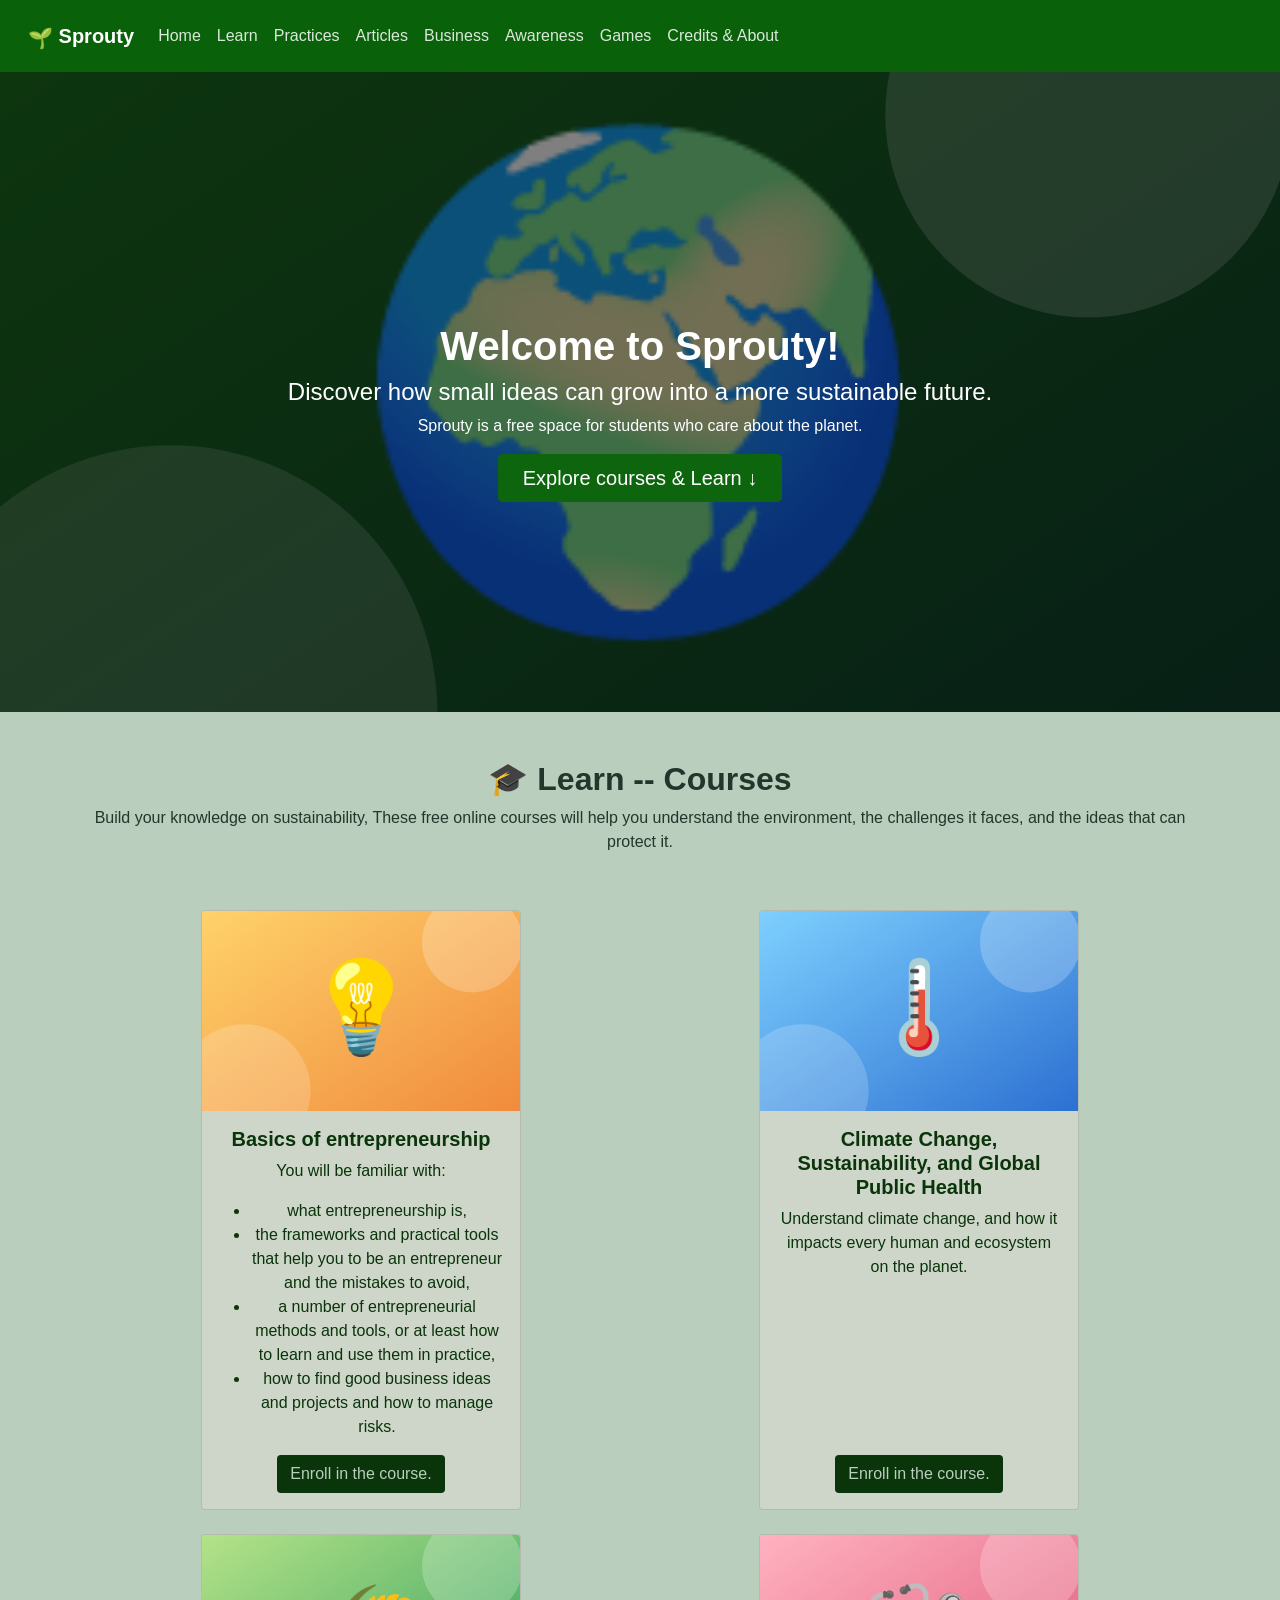
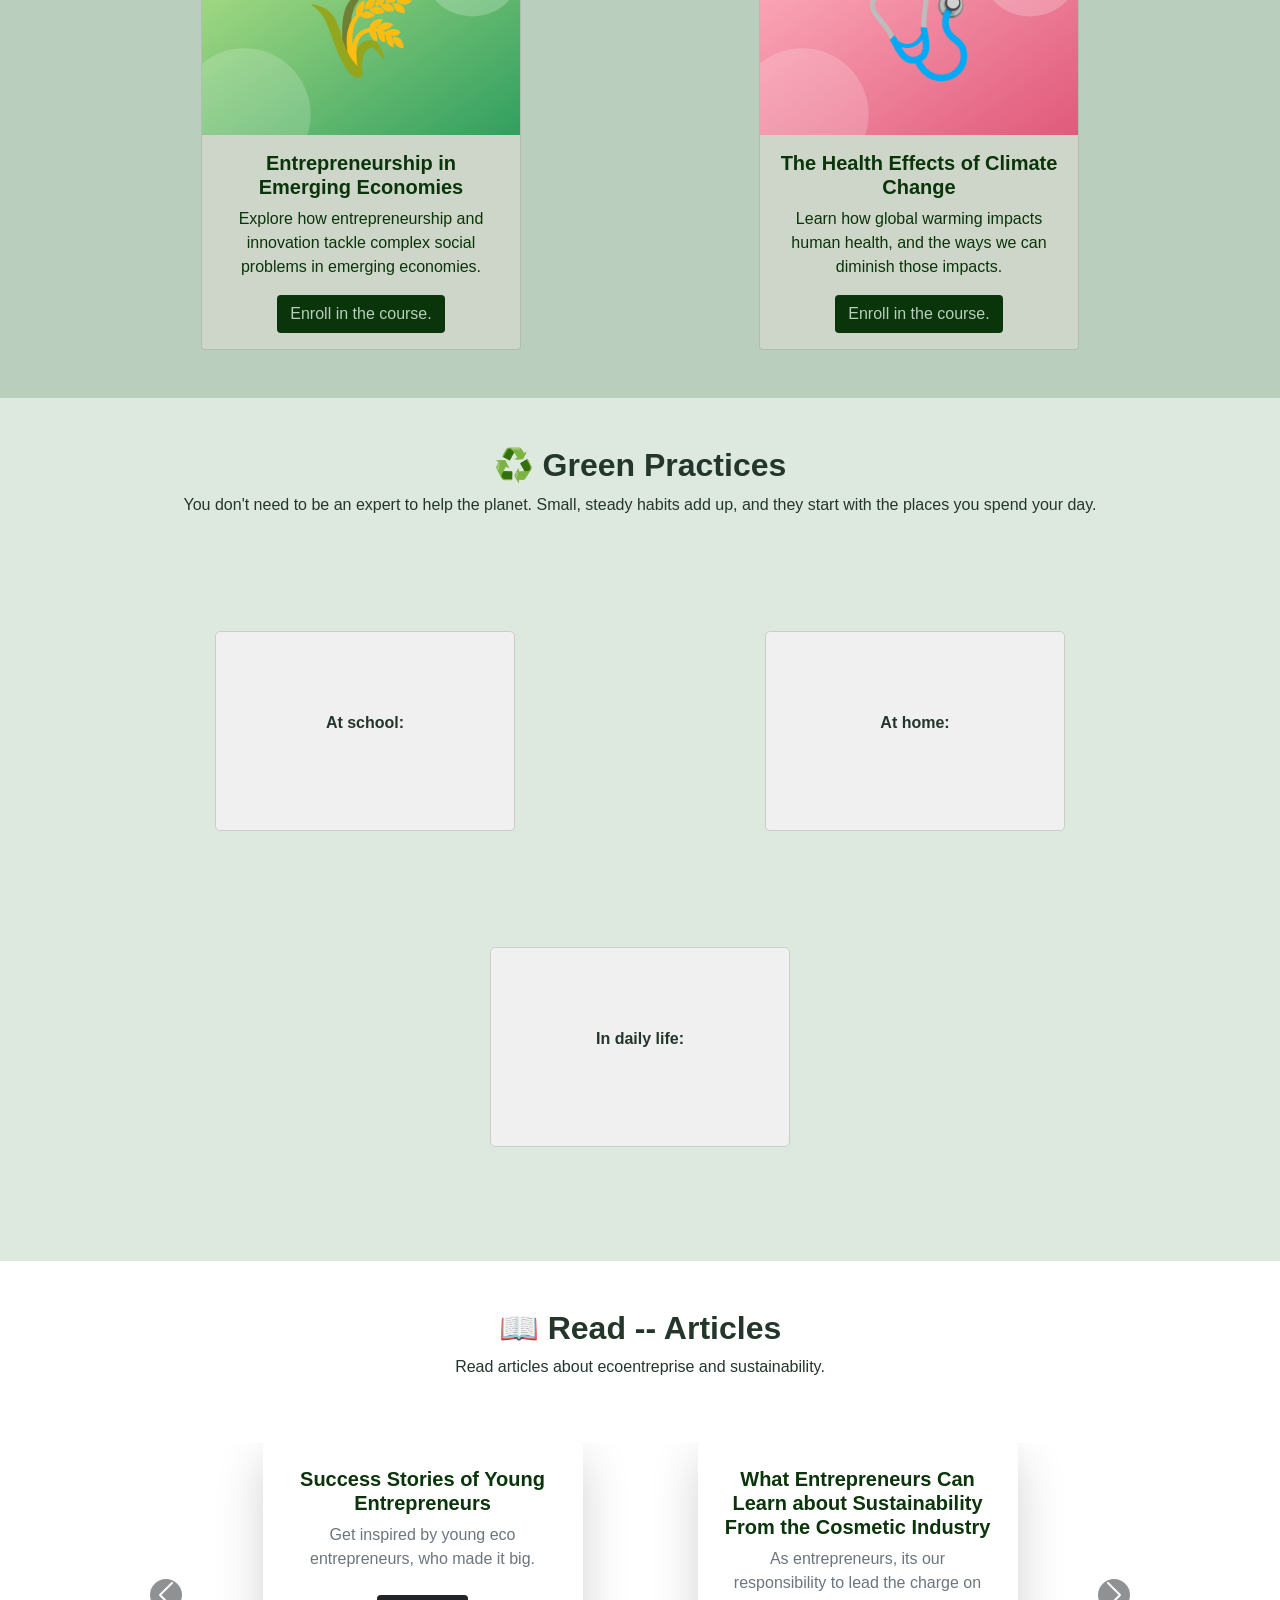
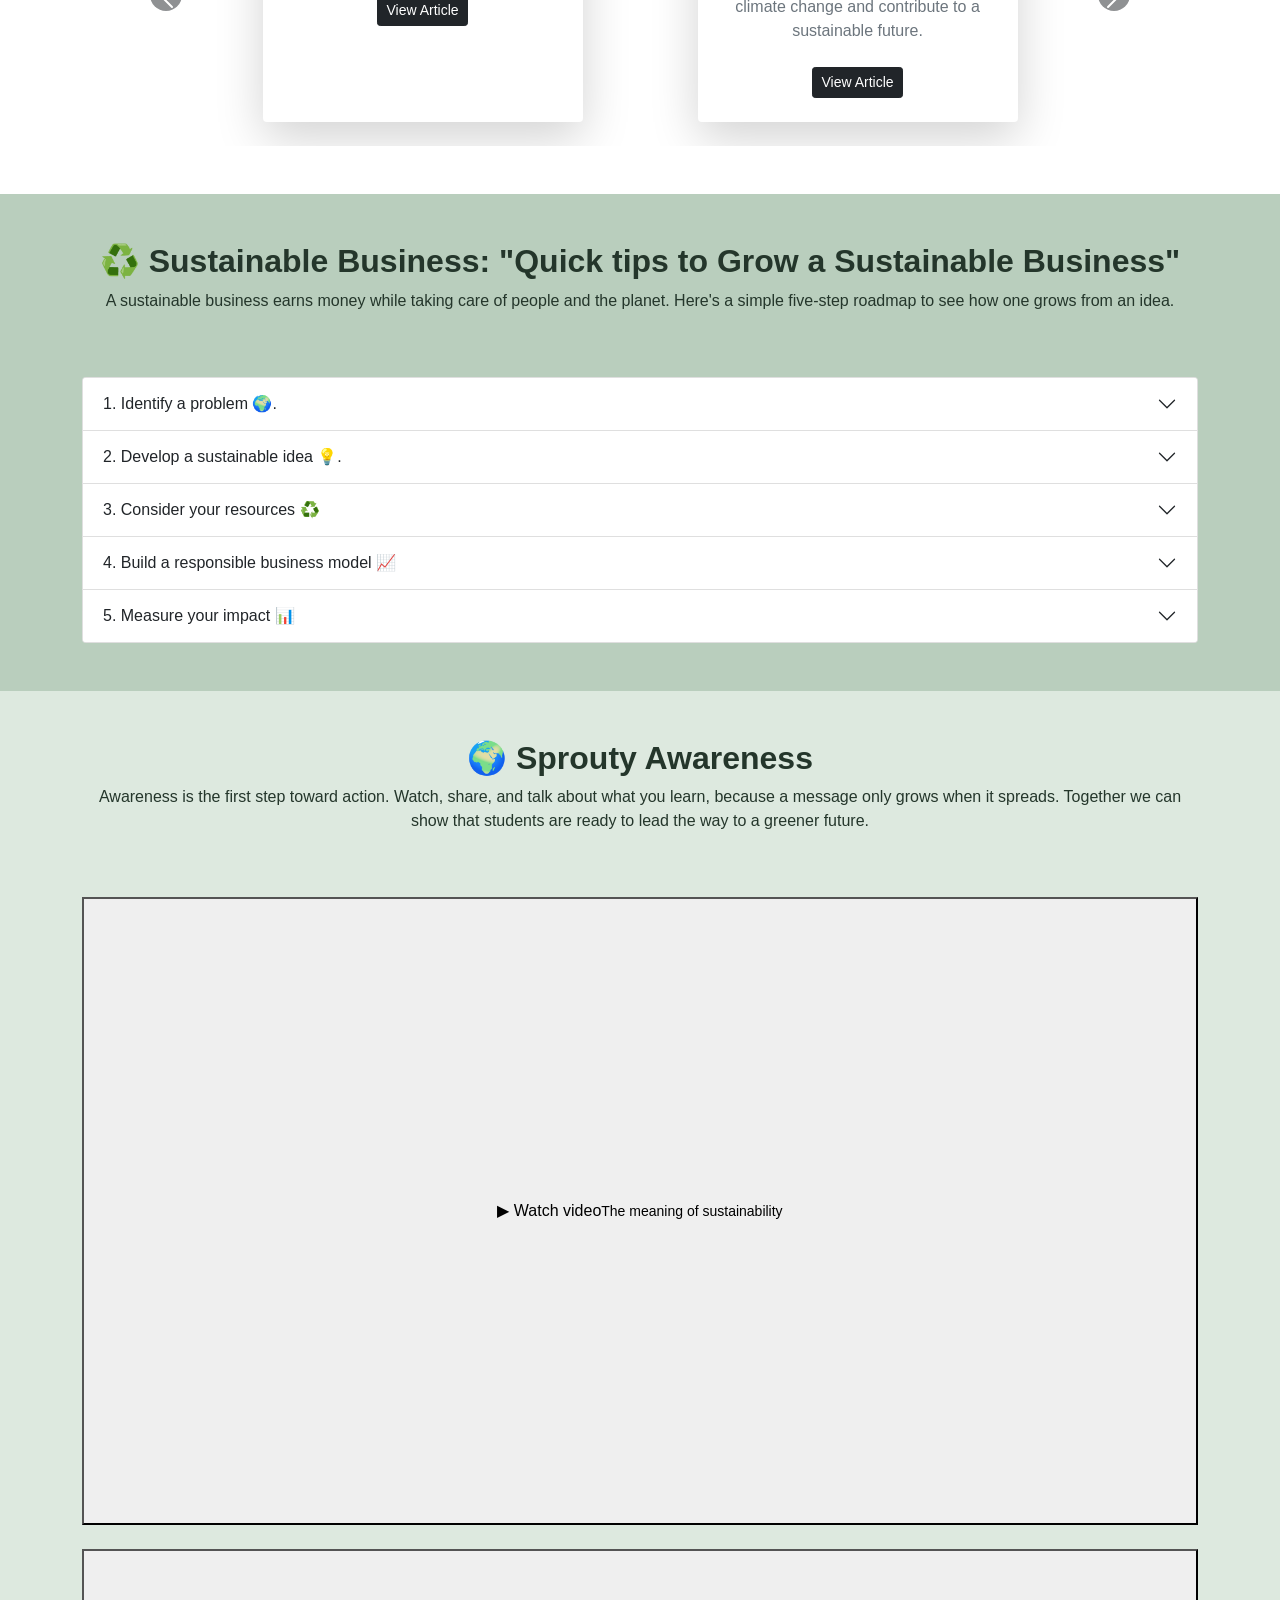
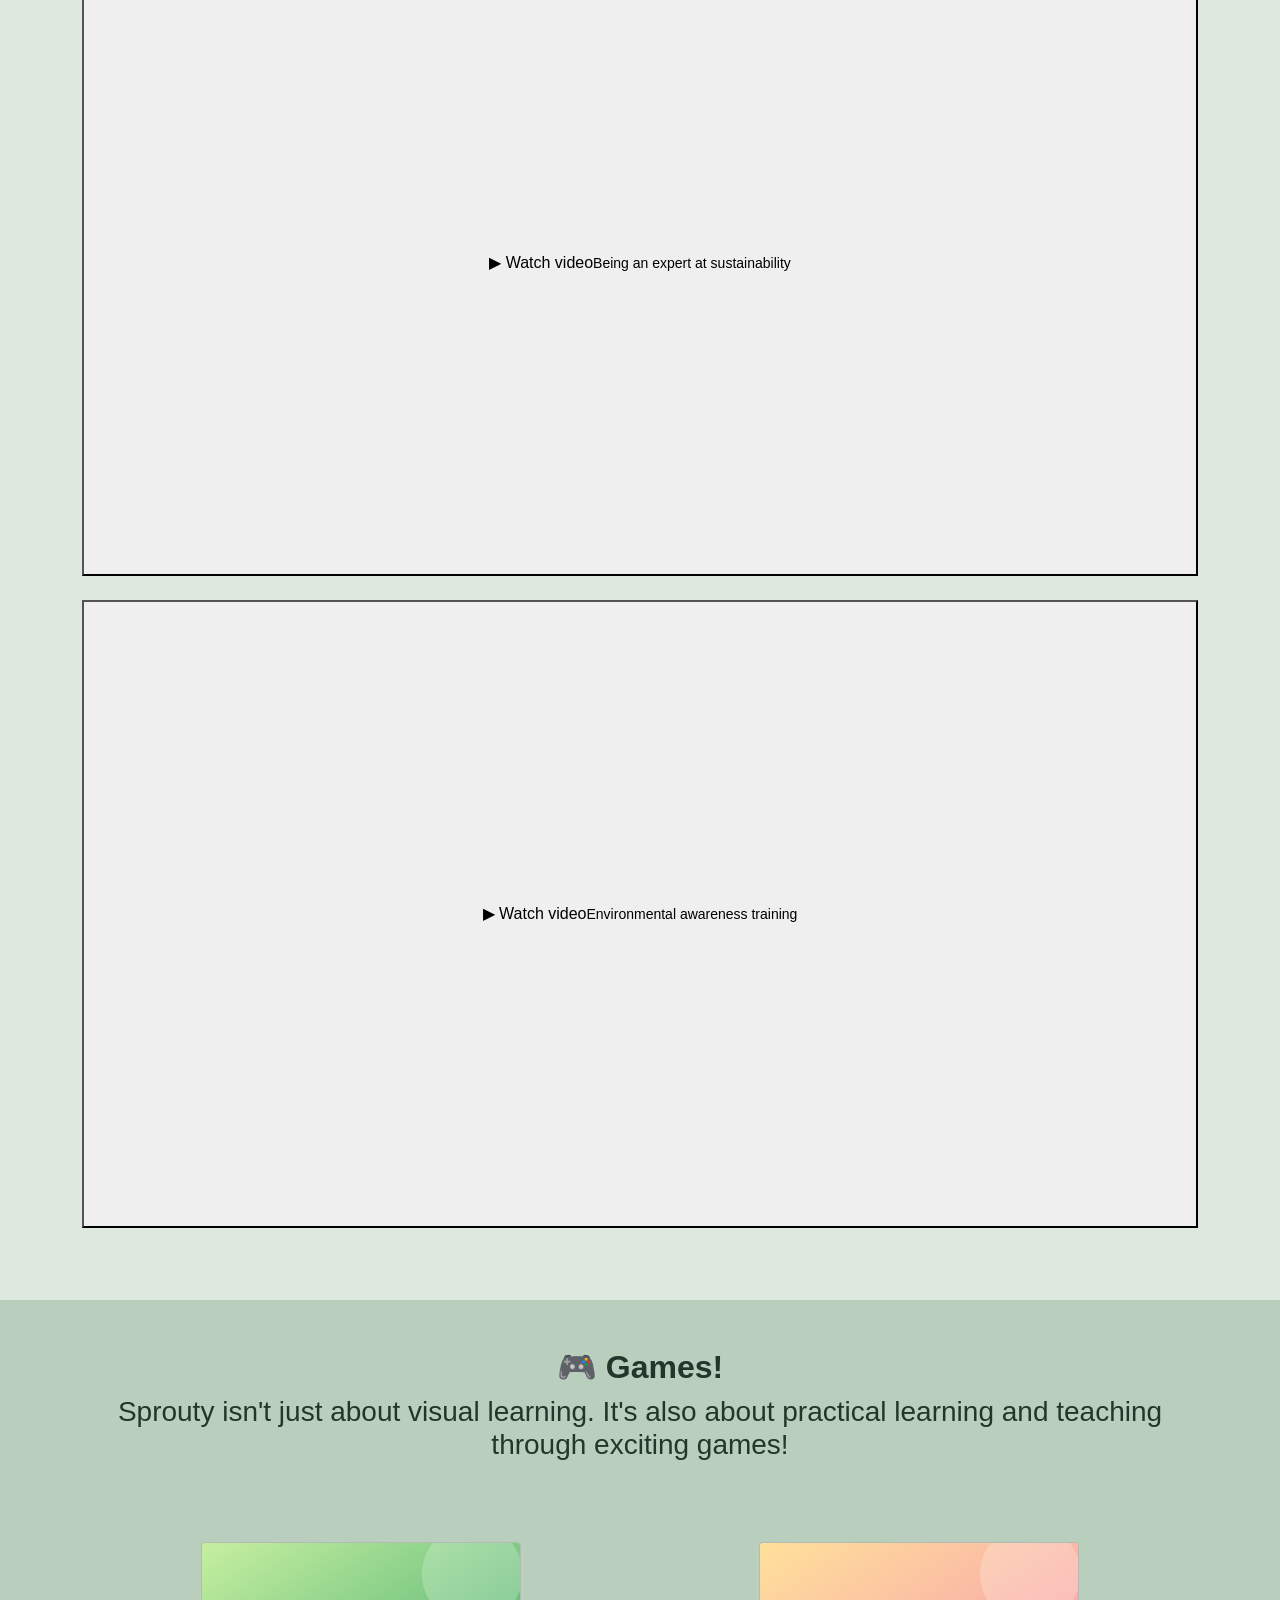
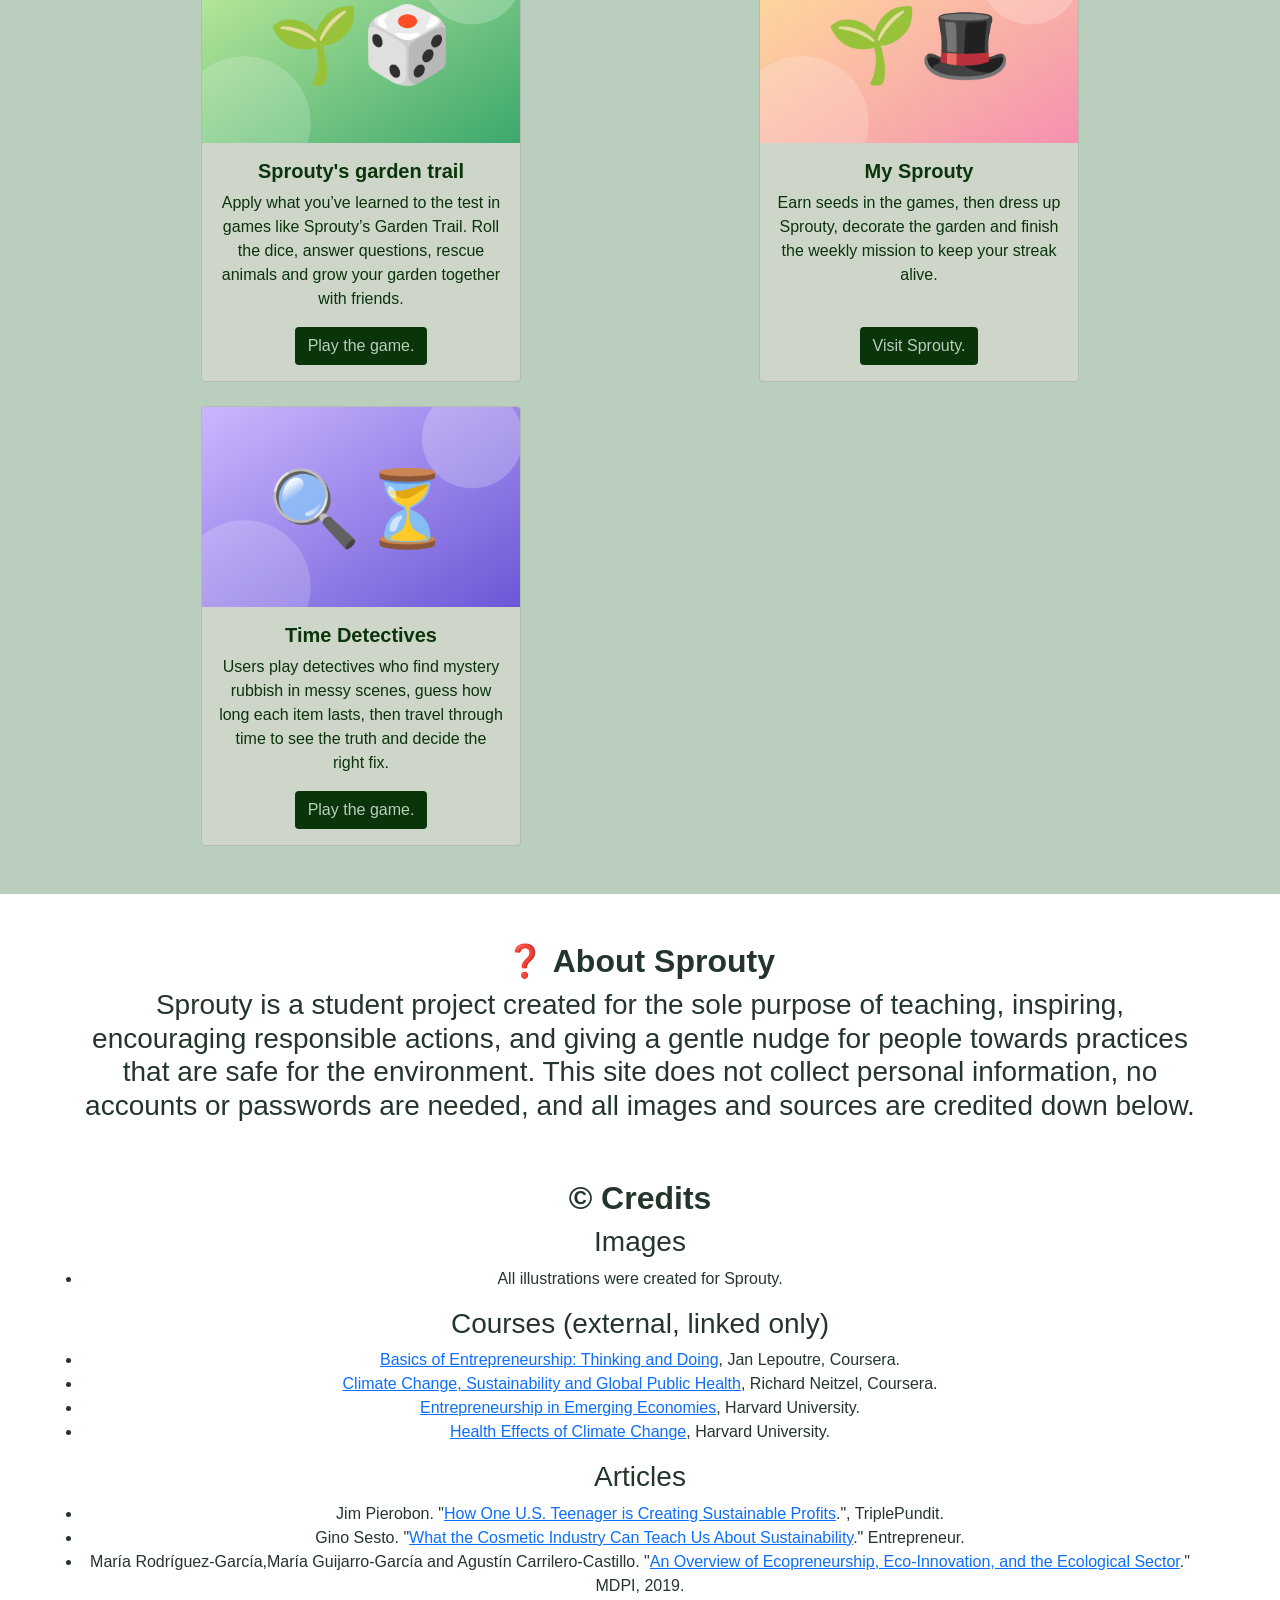
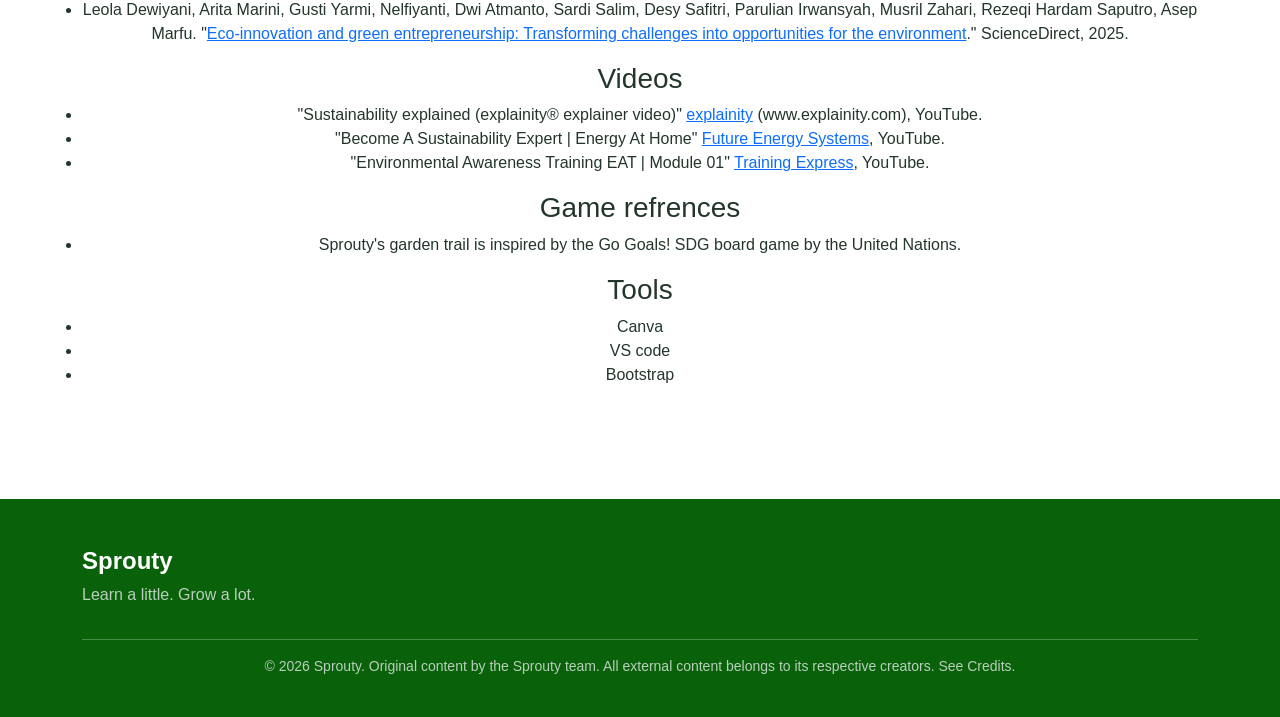
<file: index.html>
<!DOCTYPE html>
<html lang="en">
<head>
    <meta charset="UTF-8">
    <meta name="viewport" content="width=device-width, initial-scale=1.0">
    <title>Sprouty</title>
    <link rel="stylesheet" href="libs/bootstrap/css/bootstrap.min.css">
    <link rel="Stylesheet" href="styles.css">
    <link rel="manifest" href="manifest.json">
    <meta name="description" content="Sprouty is a free student space to learn about sustainability, green habits, and sustainable business.">
    <meta name="theme-color" content="#1b6e1b">
    <link rel="apple-touch-icon" href="./icons/icon-192.png">
</head>
<body>
<nav class="navbar navbar-expand-lg navbar-dark p-3" id="navbar">
    <div class="container-fluid">
        <a class="navbar-brand fw-bold" href="index.html"><img class="img-responsive2" src="images/logo.svg" width="25px" alt="Sprouty logo"> Sprouty</a>
        <button class="navbar-toggler" type="button" data-bs-toggle="collapse" data-bs-target="#navbarNav" aria-controls="navbarNav" aria-expanded="false" aria-label="Toggle navigation">
        <span class="navbar-toggler-icon"></span>
        </button>
        <div class="collapse navbar-collapse" id="navbarNav">
        <ul class="navbar-nav">
            <li class="nav-item">
            <a class="nav-link" href="#hero">Home</a>
            </li>
            <li class="nav-item">
                <a class="nav-link" href="#learn">Learn</a>
            </li>
            <li class="nav-item">
                <a class="nav-link" href="#practices">Practices</a>
            </li>
            <li class="nav-item">
            <a class="nav-link" href="#articles">Articles</a>
            </li>
            <li class="nav-item">
            <a class="nav-link" href="#business">Business</a>
            </li>
            <li class="nav-item">
                <a class="nav-link" href="#awareness">Awareness</a>
            </li>
            <li class="nav-item">
                <a class="nav-link" href="#games">Games</a>
            </li>
            <li class="nav-item">
                <a class="nav-link" href="#credits">Credits & About</a>
            </li>
        </ul>
        </div>
    </div>
    </nav>


    <header class="d-flex align-items-center" height="400px" id="hero">
        <div class="container text-center">
            <div class="row align-items-center">
                <div class="col-12 mt-5">
                    <h1 class="fw-bold" id="hehe">Welcome to Sprouty!</h1>
                    <h4>Discover how small ideas can grow into a more sustainable future.</h4>
                    <p>Sprouty is a free space for students who care about the planet.</p>
                    <a href="#learn" class="btn btn-lg px-4 mb-2" id="btn1">Explore courses & Learn ↓</a>
                </div>
            </div>
        </div>
    </header>

    <main>
        <section class="py-5" id="learn">
            <div class="container text-center">
                <div class="row align-items-center mb-3">
                    <h2 class="fw-bold">🎓 Learn -- Courses</h2>
                    <p>Build your knowledge on sustainability, These free online courses will help you understand the environment, the challenges it faces, and the ideas that can protect it.</p>
                </div>
                <div class="row row-cols-1 row-cols-md-2 g-4 m-0">

                    <div class="col">
                        <div class="card h-100">
                            <img src="images/course-business.svg" loading="lazy" class="card-img-top" alt="Entrepreneurship illustration">
                            <div class="card-body d-flex flex-column">
                                <h5 class="card-title fw-bold">Basics of entrepreneurship</h5>
                                <p class="card-text">You will be familiar with:</p>
                                <ul>
                                    <li>what entrepreneurship is,</li>
                                    <li>the frameworks and practical tools that help you to be an entrepreneur and the mistakes to avoid,</li>
                                    <li>a number of entrepreneurial methods and tools, or at least how to learn and use them in practice,</li>
                                    <li>how to find good business ideas and projects and how to manage risks.</li>
                                </ul>
                                <a href="https://www.coursera.org/learn/basics-of-entrepreneurship-thinking-and-doing" class="card-btn btn mt-auto align-self-center" target="_blank" rel="noopener">Enroll in the course.</a>
                            </div>
                        </div>
                    </div>
                
                    <div class="col">
                        <div class="card h-100">
                            <img src="images/course-climate.svg" loading="lazy" class="card-img-top" alt="Climate illustration">
                            <div class="card-body d-flex flex-column">
                                <h5 class="card-title fw-bold">Climate Change, Sustainability, and Global Public Health</h5>
                                <p class="card-text">Understand climate change, and how it impacts every human and ecosystem on the planet.</p>
                                <a href="https://www.coursera.org/learn/climate-change-sustainability-and-global-public-health" class="card-btn btn mt-auto align-self-center" target="_blank" rel="noopener">Enroll in the course.</a>
                            </div>
                        </div>
                    </div>
                
                    <div class="col">
                        <div class="card h-100">
                            <img src="images/course-emerging.svg" loading="lazy" class="card-img-top" alt="Emerging economies illustration">
                            <div class="card-body d-flex flex-column">
                                <h5 class="card-title fw-bold">Entrepreneurship in Emerging Economies</h5>
                                <p class="card-text">Explore how entrepreneurship and innovation tackle complex social problems in emerging economies.</p>
                                <a href="https://pll.harvard.edu/course/entrepreneurship-in-emerging-economies" class="card-btn btn mt-auto align-self-center" target="_blank" rel="noopener">Enroll in the course.</a>
                            </div>
                        </div>
                    </div>
                
                    <div class="col">
                        <div class="card h-100">
                            <img src="images/course-health.svg" loading="lazy" class="card-img-top" alt="Health and climate illustration">
                            <div class="card-body d-flex flex-column">
                                <h5 class="card-title fw-bold">The Health Effects of Climate Change</h5>
                                <p class="card-text">Learn how global warming impacts human health, and the ways we can diminish those impacts.</p>
                                <a href="https://pll.harvard.edu/course/health-effects-climate-change" class="card-btn btn mt-auto align-self-center" target="_blank" rel="noopener">Enroll in the course.</a>
                            </div>
                        </div>
                    </div>
                </div>
            </div>
        </section>
        <section class="py-5" id="practices">
            <div class="container text-center">
                <div class="row mb-5">
                    <h2 class="fw-bold">♻️ Green Practices</h2>
                    <p>You don't need to be an expert to help the planet. Small, steady habits add up, and they start with the places you spend your day.</p>
                </div>
                <div class="row m-2 d-flex justify-content-center">
                    <div class="col-12 col-md-6">
                        <div class="flashcard" role="button">
                            <div class="front fw-bold">
                                <p>At school:</p>
                            </div>
                            <div class="back pt-4 pb-4 ps-4 pe-4">
                                <p>Print only when you need to, switch off lights and fans when a room is empty, and reuse notebooks, folders, and paper.</p>
                            </div>
                        </div>
                    </div>
                    <div class="col-12 col-md-6">
                        <div class="flashcard" role="button">
                            <div class="front fw-bold">
                                <p>At home:</p>
                            </div>
                            <div class="back pt-4 pb-4 ps-4 pe-4">
                                <p>Buy only what you need, avoid wasting food, and use water and electricity wisely.</p>
                            </div>
                        </div>
                    </div>
                </div>
                <div class="row m-3 d-flex justify-content-center">
                    <div class="col-12 col-md-6">
                        <div class="flashcard" role="button">
                            <div class="front fw-bold">
                                <p>In daily life:</p>
                            </div>
                            <div class="back pt-4 pb-4 ps-4 pe-4">
                                <p>Choose reusable bottles and bags, think before you buy, and recycle where it's possible.</p>
                            </div>
                        </div>
                    </div>
                </div>
            </div>
        </section>
        <section class="py-5" id="articles">
            <div class="container text-center">
                <div class="row align-items-center mb-5">
                    <h2 class="fw-bold">📖 Read -- Articles</h2>
                    <p>Read articles about ecoentreprise and sustainability.</p>
                </div>
                <div id="courseCarousel" class="carousel slide" data-bs-ride="carousel">
                    <div class="carousel-inner">
                        <div class="carousel-item active">
                            <div class="row justify-content-center px-5">
                                <div class="col-12 col-md-6 col-lg-5 mb-4">
                                    <div class="card h-100 shadow-lg border-0 cards-holderr">
                                        <div class="card-body p-4">
                                            <h5 class="card-title fw-bold">Success Stories of Young Entrepreneurs</h5>
                                            <p class="card-text text-muted">Get inspired by young eco entrepreneurs, who made it big.</p>
                                            <a href="https://triplepundit.com/2015/how-one-us-teenager-creating-sustainable-profits/" class="btn btn-sm btn-dark mt-2" target="_blank" rel="noopener">View Article</a>
                                        </div>
                                    </div>
                                </div>
                                <div class="col-12 col-md-6 col-lg-5 mb-4">
                                    <div class="card h-100 shadow-lg border-0 cards-holderr">
                                        <div class="card-body p-4">
                                            <h5 class="card-title fw-bold">What Entrepreneurs Can Learn about Sustainability From the Cosmetic Industry</h5>
                                            <p class="card-text text-muted">As entrepreneurs, its our responsibility to lead the charge on climate change and contribute to a sustainable future.</p>
                                            <a href="https://www.entrepreneur.com/growing-a-business/what-the-cosmetic-industry-can-teach-us-about-sustainability/454053" class="btn btn-sm btn-dark mt-2" target="_blank" rel="noopener">View Article</a>
                                        </div>
                                    </div>
                                </div>
                            </div>
                        </div>
                        <div class="carousel-item">
                            <div class="row justify-content-center px-5">
                                <div class="col-12 col-md-6 col-lg-5 mb-4">
                                    <div class="card h-100 shadow-lg border-0 cards-holderr">
                                        <div class="card-body p-4">
                                            <h5 class="card-title fw-bold">An Overview of Ecopreneurship, Eco-Innovation, and the Ecological Sector</h5>
                                            <p class="card-text text-muted">An Overview of Ecopreneurship, Eco-Innovation, and the Ecological Sector.</p>
                                            <a href="https://www.mdpi.com/2071-1050/11/10/2909" class="btn btn-sm btn-dark mt-2" target="_blank" rel="noopener">View Article</a>
                                        </div>
                                    </div>
                                </div>
                                <div class="col-12 col-md-6 col-lg-5 mb-4">
                                    <div class="card h-100 shadow-lg border-0 cards-holderr">
                                        <div class="card-body p-4">
                                            <h5 class="card-title fw-bold">Eco-innovation and green entrepreneurship</h5>
                                            <p class="card-text text-muted">Transforming challenges into opportunities for the environment.</p>
                                            <a href="https://www.sciencedirect.com/science/article/pii/S2666789425000911" class="btn btn-sm btn-dark mt-2" target="_blank" rel="noopener">View Article</a>
                                        </div>
                                    </div>
                                </div>
                            </div>
                        </div>
                    </div>
                    <button class="carousel-control-prev" type="button" data-bs-target="#courseCarousel" data-bs-slide="prev">
                        <span class="carousel-control-prev-icon bg-dark rounded-circle p-3" aria-hidden="true"></span>
                        <span class="visually-hidden">Previous</span>
                      </button>
                      <button class="carousel-control-next" type="button" data-bs-target="#courseCarousel" data-bs-slide="next">
                        <span class="carousel-control-next-icon bg-dark rounded-circle p-3" aria-hidden="true"></span>
                        <span class="visually-hidden">Next</span>
                      </button>
                    </div>
                </div>
            </div>
        </section>
    </main>
    <section class="py-5" id="business">
        <div class="container text-center">
            <div class="row mb-5">
                <h2 class="fw-bold">♻️ Sustainable Business: "Quick tips to Grow a Sustainable Business"</h2>
                <p>A sustainable business earns money while taking care of people and the planet. Here's a simple five-step roadmap to see how one grows from an idea.</p>
            </div>
            <div class="accordion" id="accordionExample">
                <div class="accordion-item">
                  <h2 class="accordion-header" id="headingOne">
                    <button class="accordion-button collapsed" type="button" data-bs-toggle="collapse" data-bs-target="#collapseOne" aria-expanded="false" aria-controls="collapseOne">
                        1. Identify a problem 🌍.
                    </button>
                  </h2>
                  <div id="collapseOne" class="accordion-collapse collapse" aria-labelledby="headingOne" data-bs-parent="#accordionExample">
                    <div class="accordion-body">
                        <p>Every sustainable business starts with a problem worth solving. Look at your school, your home, and your neighborhood and notice what is being wasted, polluted, or used up too quickly. Common problems include plastic waste, food waste, wasted electricity and water, and unrecyclable packaging.</p>
                        <p><strong>Ask yourself:</strong> What bothers me about the way things are done around me, and who is affected by it?</p>
                        <p><strong>Example:</strong> A school throws away hundreds of half-used notebooks at the end of each year.</p>
                    </div>
                  </div>
                </div>
                <div class="accordion-item">
                  <h2 class="accordion-header" id="headingTwo">
                    <button class="accordion-button collapsed" type="button" data-bs-toggle="collapse" data-bs-target="#collapseTwo" aria-expanded="false" aria-controls="collapseTwo">
                        2. Develop a sustainable idea 💡.
                    </button>
                  </h2>
                  <div id="collapseTwo" class="accordion-collapse collapse" aria-labelledby="headingTwo" data-bs-parent="#accordionExample">
                    <div class="accordion-body">
                        <p>Once you know the problem, imagine a product or service that helps solve it. A good sustainable idea does three things: it meets a real need, it reduces harm to the environment, and people are willing to pay for it or support it. Talk to the people you want to help, because their opinions can improve your idea before you spend any money.</p>
                        <p><strong>Ask yourself:</strong> Would people actually use this, and is it better for the planet than what exists now?</p>
                        <p><strong>Example:</strong> Collect the unused pages from old notebooks and bind them into new ones sold at the school shop.</p>
                    </div>
                  </div>
                </div>
                <div class="accordion-item">
                  <h2 class="accordion-header" id="headingThree">
                    <button class="accordion-button collapsed" type="button" data-bs-toggle="collapse" data-bs-target="#collapseThree" aria-expanded="false" aria-controls="collapseThree">
                        3. Consider your resources ♻️
                    </button>
                  </h2>
                  <div id="collapseThree" class="accordion-collapse collapse" aria-labelledby="headingThree" data-bs-parent="#accordionExample">
                    <div class="accordion-body">
                        <p>Every business uses resources, so plan for them from the start. Think about the materials you need, the energy used to make your product, the packaging it comes in, and how it gets to customers. Look for options that are reused, recycled, local, or renewable, and think about what happens to your product when people are finished with it.</p>
                        <p><strong>Ask yourself:</strong> Can I use less, reuse more, or choose a cleaner option at each stage?</p>
                        <p><strong>Example:</strong> Use recycled paper, skip plastic wrapping, and deliver within the school so no transport is needed.</p>
                    </div>
                  </div>
                </div>
                <div class="accordion-item">
                    <h2 class="accordion-header" id="headingFour">
                      <button class="accordion-button collapsed" type="button" data-bs-toggle="collapse" data-bs-target="#collapseFour" aria-expanded="false" aria-controls="collapseFour">
                        4. Build a responsible business model 📈
                      </button>
                    </h2>
                    <div id="collapseFour" class="accordion-collapse collapse" aria-labelledby="headingFour" data-bs-parent="#accordionExample">
                      <div class="accordion-body">
                        <p>A great idea only lasts if it can pay for itself. A business model explains who your customers are, what they pay, what it costs you to run, and how you keep going over time. The challenge is staying profitable without giving up your environmental goals, and being honest with customers about what you do.</p>
                        <p><strong>Ask yourself:</strong> Who will pay for this, and will the money cover my costs so the project can continue?</p>
                        <p><strong>Example:</strong> Sell the notebooks slightly cheaper than new ones, and use part of the profit to buy more collection bins.</p>
                      </div>
                    </div>
                  </div>
                  <div class="accordion-item">
                    <h2 class="accordion-header" id="headingFive">
                      <button class="accordion-button collapsed" type="button" data-bs-toggle="collapse" data-bs-target="#collapseFive" aria-expanded="false" aria-controls="collapseFive">
                        5. Measure your impact 📊
                      </button>
                    </h2>
                    <div id="collapseFive" class="accordion-collapse collapse" aria-labelledby="headingFive" data-bs-parent="#accordionExample">
                      <div class="accordion-body">
                        <p>Good intentions are not enough, so measure what you actually achieve. Choose a simple number to track, such as kilograms of waste avoided, liters of water saved, or the number of people reached. Share the results honestly, including what didn't work, then use them to improve and grow.</p>
                        <p><strong>Ask yourself:</strong> How will I know whether this really made a difference?</p>
                        <p><strong>Example:</strong> Count the notebooks reused each term and report how much paper was saved.</p>
                      </div>
                    </div>
                  </div>
              </div>
        </div>
    </section>
    <section class="py-5" id="awareness">
        <div class="container text-center">
            <div class="row mb-5">
                <h2 class="fw-bold">🌍 Sprouty Awareness</h2>
                <p>Awareness is the first step toward action. Watch, share, and talk about what you learn, because a message only grows when it spreads. Together we can show that students are ready to lead the way to a greener future.</p>
            </div>
            <div class="ratio ratio-16x9 mb-4" data-video="_5r4loXPyx8" data-title="The meaning of sustainability">
                <button type="button" class="video-btn" aria-label="Play video: The meaning of sustainability">&#9654; Watch video<small>The meaning of sustainability</small></button>
            </div>
            <div class="ratio ratio-16x9 mb-4" data-video="lbohzfXKzmU" data-title="Being an expert at sustainability">
                <button type="button" class="video-btn" aria-label="Play video: Being an expert at sustainability">&#9654; Watch video<small>Being an expert at sustainability</small></button>
            </div>
            <div class="ratio ratio-16x9 mb-4" data-video="Q1fZAWi7Z_I" data-title="Environmental awareness training">
                <button type="button" class="video-btn" aria-label="Play video: Environmental awareness training">&#9654; Watch video<small>Environmental awareness training</small></button>
            </div>
        </div>
    </section>
    <section class="py-5" id="games">
        <div class="container text-center">
            <div class="row mb-5">
                <h2 class="fw-bold mb-2">🎮 Games!</h2>
                <h3>Sprouty isn't just about visual learning. It's also about practical learning and teaching through exciting games!</h3>
            </div>
            <div class="row row-cols-1 row-cols-md-2 g-4 m-0">
                <div class="col">
                    <div class="card h-150">
                        <img src="images/game-garden.svg" loading="lazy" class="card-img-top" alt="Sprouty's Garden Trail board game">
                        <div class="card-body d-flex flex-column">
                            <h5 class="card-title fw-bold">Sprouty's garden trail</h5>
                            <p class="card-text">Apply what you’ve learned to the test in games like Sprouty’s Garden Trail. Roll the dice, answer questions, rescue animals and grow your garden together with friends.</p>
                            <a href="games/garden-trail/index.html" class="card-btn btn mt-auto align-self-center" target="_blank" rel="noopener">Play the game.</a>
                        </div>
                    </div>
                </div>
            
                <div class="col">
                    <div class="card h-100">
                        <img src="images/my-sprouty.svg" loading="lazy" class="card-img-top" alt="My Sprouty mascot">
                        <div class="card-body d-flex flex-column">
                            <h5 class="card-title fw-bold">My Sprouty</h5>
                            <p class="card-text">Earn seeds in the games, then dress up Sprouty, decorate the garden and finish the weekly mission to keep your streak alive.</p>
                            <a href="sprouty/index.html" class="card-btn btn mt-auto align-self-center" target="_blank" rel="noopener">Visit Sprouty.</a>
                        </div>
                    </div>
                </div>
                <div class="col">
                    <div class="card h-100">
                        <img src="images/game-detectives.svg" loading="lazy" class="card-img-top" alt="Time Detectives game">
                        <div class="card-body d-flex flex-column">
                            <h5 class="card-title fw-bold">Time Detectives</h5>
                            <p class="card-text">Users play detectives who find mystery rubbish in messy scenes, guess how long each item lasts, then travel through time to see the truth and decide the right fix.</p>
                            <a href="games/time-detectives/index.html" class="card-btn btn mt-auto align-self-center" target="_blank" rel="noopener">Play the game.</a>
                        </div>
                    </div>
                </div>
            </div>
        </div>

    </section>
    <section class="py-5" id="credits">
        <div class="container text-center">
            <div class="row mb-5">
                <h2 class="fw-bold mb-2">❓ About Sprouty</h2>
                <h3>Sprouty is a student project created for the sole purpose of teaching, inspiring, encouraging responsible actions, and giving a gentle nudge for people towards practices that are safe for the environment. This site does not collect personal information, no accounts or passwords are needed, and all images and sources are credited down below.</h3>
            </div>
            <div class="row mt-5 mb-5">
                <h2 class="fw-bold mb-2">©️ Credits</h2>
                <h3>Images</h3>
                <ul>
                <li>All illustrations were created for Sprouty.</li>
                </ul>

                <h3>Courses (external, linked only)</h3>
                <ul>
                <li><a href="https://www.coursera.org/learn/basics-of-entrepreneurship-thinking-and-doing" target="_blank" rel="noopener">Basics of Entrepreneurship: Thinking and Doing</a>, Jan Lepoutre, Coursera.</li>
                <li><a href="https://www.coursera.org/learn/climate-change-sustainability-and-global-public-health" target="_blank" rel="noopener">Climate Change, Sustainability and Global Public Health</a>, Richard Neitzel, Coursera.</li>
                <li><a href="https://pll.harvard.edu/course/entrepreneurship-in-emerging-economies" target="_blank" rel="noopener">Entrepreneurship in Emerging Economies</a>, Harvard University.</li>
                <li><a href="https://pll.harvard.edu/course/health-effects-climate-change" target="_blank" rel="noopener">Health Effects of Climate Change</a>, Harvard University.</li>
                </ul>

                <h3>Articles</h3>
                <ul>
                <li>Jim Pierobon. "<a href="https://triplepundit.com/2015/how-one-us-teenager-creating-sustainable-profits/" target="_blank" rel="noopener">How One U.S. Teenager is Creating Sustainable Profits</a>.", TriplePundit.</li>
                <li>Gino Sesto. "<a href="https://www.entrepreneur.com/growing-a-business/what-the-cosmetic-industry-can-teach-us-about-sustainability/454053" target="_blank" rel="noopener">What the Cosmetic Industry Can Teach Us About Sustainability</a>." Entrepreneur.</li>
                <li>María Rodríguez-García,María Guijarro-García and Agustín Carrilero-Castillo. "<a href="https://www.mdpi.com/2071-1050/11/10/2909" target="_blank" rel="noopener">An Overview of Ecopreneurship, Eco-Innovation, and the Ecological Sector</a>." MDPI, 2019.</li>
                <li>Leola Dewiyani, Arita Marini, Gusti Yarmi, Nelfiyanti, Dwi Atmanto, Sardi Salim, Desy Safitri, Parulian Irwansyah, Musril Zahari, Rezeqi Hardam Saputro, Asep Marfu. "<a href="https://www.sciencedirect.com/science/article/pii/S2666789425000911" target="_blank" rel="noopener">Eco-innovation and green entrepreneurship: Transforming challenges into opportunities for the environment</a>." ScienceDirect, 2025.</li>
                </ul>

                <h3>Videos</h3>
                <ul>
                <li>"Sustainability explained (explainity® explainer video)" <a href="https://www.youtube.com/watch?v=_5r4loXPyx8" target="_blank" rel="noopener">explainity</a> (www.explainity.com), YouTube.</li>
                <li>"Become A Sustainability Expert | Energy At Home" <a href="https://www.youtube.com/watch?v=lbohzfXKzmU" target="_blank" rel="noopener">Future Energy Systems</a>, YouTube.</li>
                <li>"Environmental Awareness Training EAT | Module 01" <a href="https://www.youtube.com/watch?v=Q1fZAWi7Z_I" target="_blank" rel="noopener">Training Express</a>, YouTube.</li>
                </ul>

                <h3>Game refrences</h3>
                <ul>
                    <li>Sprouty's garden trail is inspired by the Go Goals! SDG board game by the United Nations.</li>
                </ul>
                
                <h3>Tools</h3>
                <ul>
                    <Li>Canva</Li>
                    <li>VS code</li>
                    <li>Bootstrap</li>
                </ul>
            </div>
        </div>
    </section>
    <footer class=" text-white pt-5 pb-4">
        <div class="container">
            <div class="row text-align-center">
                <div class="col-12 justify-content-center align-items-center">
                    <h4 class="fw-bold">Sprouty</h4>
                    <p id="slog">Learn a little. Grow a lot.</p>
                </div>
            </div>
            <hr class="border-secondary">
            <div class="row text-center small mt-3">
                <p id="copy">&copy; 2026 Sprouty. Original content by the Sprouty team. All external content belongs to its respective creators. See Credits.</p>
            </div>
        </div>
    </footer>
    <script src="libs/bootstrap/js/bootstrap.bundle.min.js"></script>
    <script>
    if ("serviceWorker" in navigator) {
        window.addEventListener("load", () => {
        navigator.serviceWorker
            .register("./sw.js")
            .then(() => console.log("Service worker registered"))
            .catch((err) => console.error("SW registration failed:", err));
        });
    }
    </script>
<script>
/* Offline friendliness + tap-to-play videos (nothing from YouTube loads until a video is tapped) */
(function(){
  document.addEventListener("click",function(e){
    var a=e.target.closest("a[href^='http']");
    if(a&&!navigator.onLine){e.preventDefault();alert("This link needs the internet. Try it again when you are back online!");return;}
    var b=e.target.closest(".video-btn");
    if(!b)return;
    var box=b.parentElement;
    if(!navigator.onLine){b.textContent="Connect to the internet to watch this video.";return;}
    var f=document.createElement("iframe");
    f.src="https://www.youtube-nocookie.com/embed/"+box.dataset.video+"?autoplay=1&rel=0";
    f.title=box.dataset.title;
    f.allow="autoplay; encrypted-media; picture-in-picture; fullscreen";
    f.allowFullscreen=true;
    box.innerHTML="";box.appendChild(f);
  });
})();
</script>
</body>
</html>
</file>
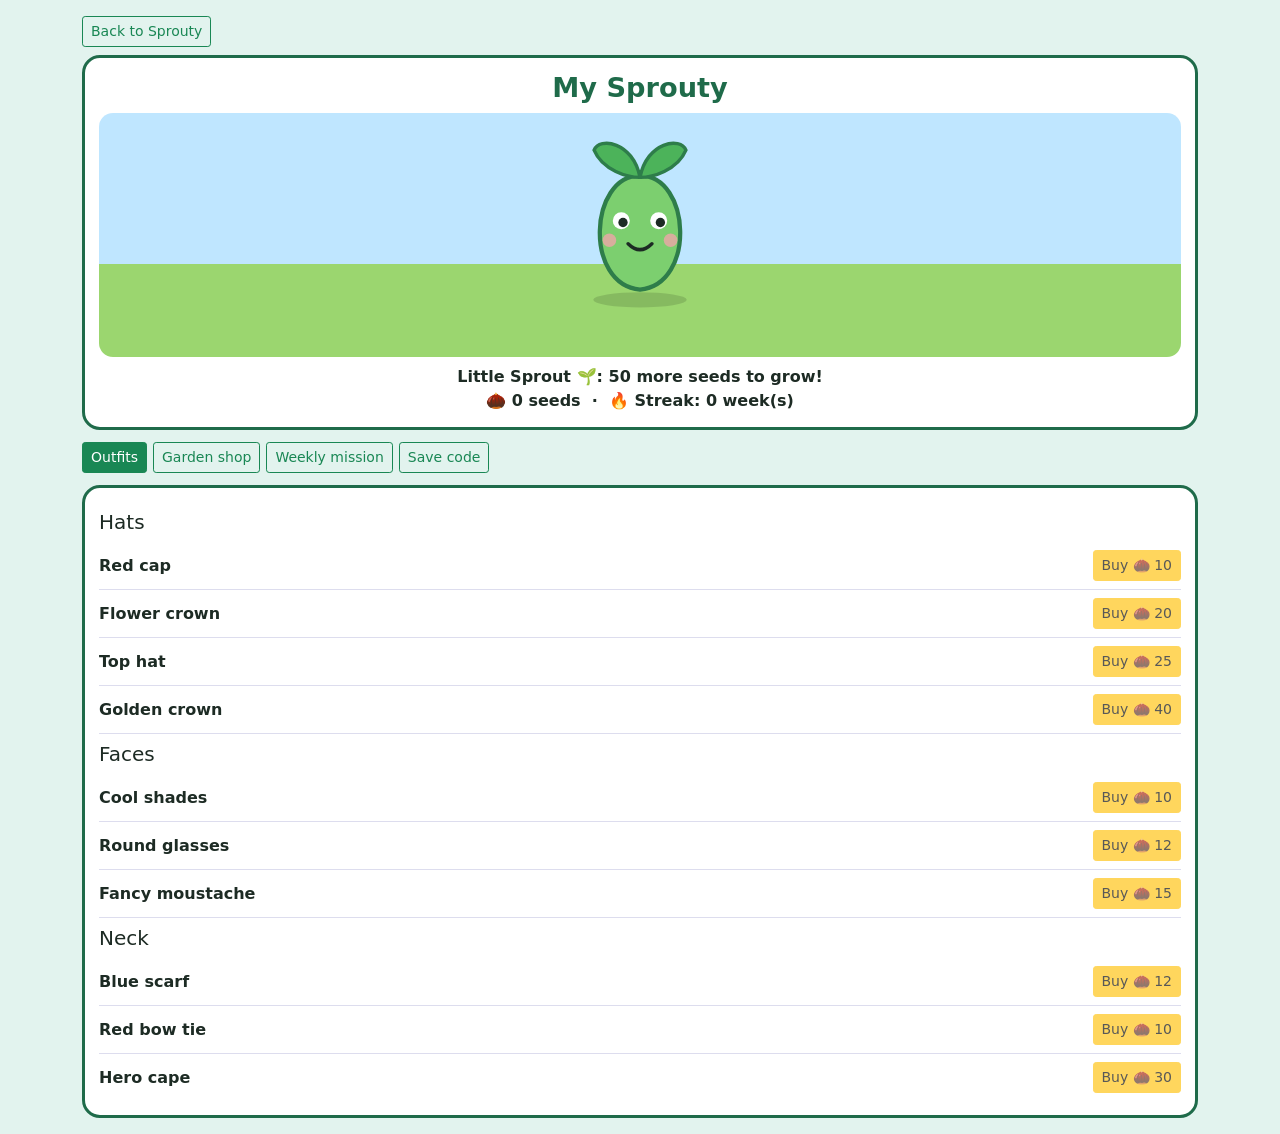
<file: sprouty/index.html>
<!DOCTYPE html>
<html lang="en">
<head>
<meta charset="utf-8">
<meta name="viewport" content="width=device-width, initial-scale=1">
<title>My Sprouty</title>
<link rel="stylesheet" href="../libs/bootstrap/css/bootstrap.min.css">
<style>
:root{--leaf:#1f6b4a;--sun:#ffc83d;--water:#2b8fd1}
body{background:#e2f3ee;color:#1d2b24;font-family:"Trebuchet MS","Segoe UI",system-ui,sans-serif;min-height:100vh}
main{max-width:640px}
h1{font-size:1.7rem;color:var(--leaf);font-weight:800}
.panel{background:#fff;border:3px solid var(--leaf);border-radius:18px;padding:14px}
#stage{background:linear-gradient(#bfe6ff 0 62%,#9bd66f 62%);border-radius:14px;padding:10px 10px 6px;text-align:center}
#mascot svg{width:170px;height:187px}
#decor{font-size:2rem;min-height:2.6rem;letter-spacing:6px}
.tabs{display:flex;gap:6px;flex-wrap:wrap;margin:12px 0}
.row2{display:flex;justify-content:space-between;align-items:center;gap:8px;padding:8px 0;border-bottom:1px solid #dde}
.row2:last-child{border:0}
textarea,input{width:100%;border:2px solid var(--leaf);border-radius:10px;padding:8px;font-family:monospace}
button:focus-visible,a:focus-visible,textarea:focus-visible,input:focus-visible{outline:4px solid var(--water);outline-offset:2px}
</style>
</head>
<body>
<main class="container py-3">
  <a href="../index.html" class="btn btn-sm btn-outline-success mb-2">Back to Sprouty</a>
  <section class="panel text-center">
    <h1>My Sprouty</h1>
    <div id="stage"><div id="mascot"></div><div id="decor" aria-label="Your garden"></div></div>
    <p id="level" class="fw-bold mt-2 mb-0"></p>
    <p class="fw-bold mb-0">🌰 <span id="coins"></span> seeds &nbsp;·&nbsp; 🔥 Streak: <span id="streak"></span> week(s)</p>
  </section>
  <div class="tabs" id="tabs"></div>
  <section class="panel" id="view" aria-live="polite"></section>
</main>
<script src="../libs/bootstrap/js/bootstrap.bundle.min.js"></script>
<script src="../shared/sprouty-core.js"></script>
<script src="sprouty.js"></script>
</body>
</html>
</file>
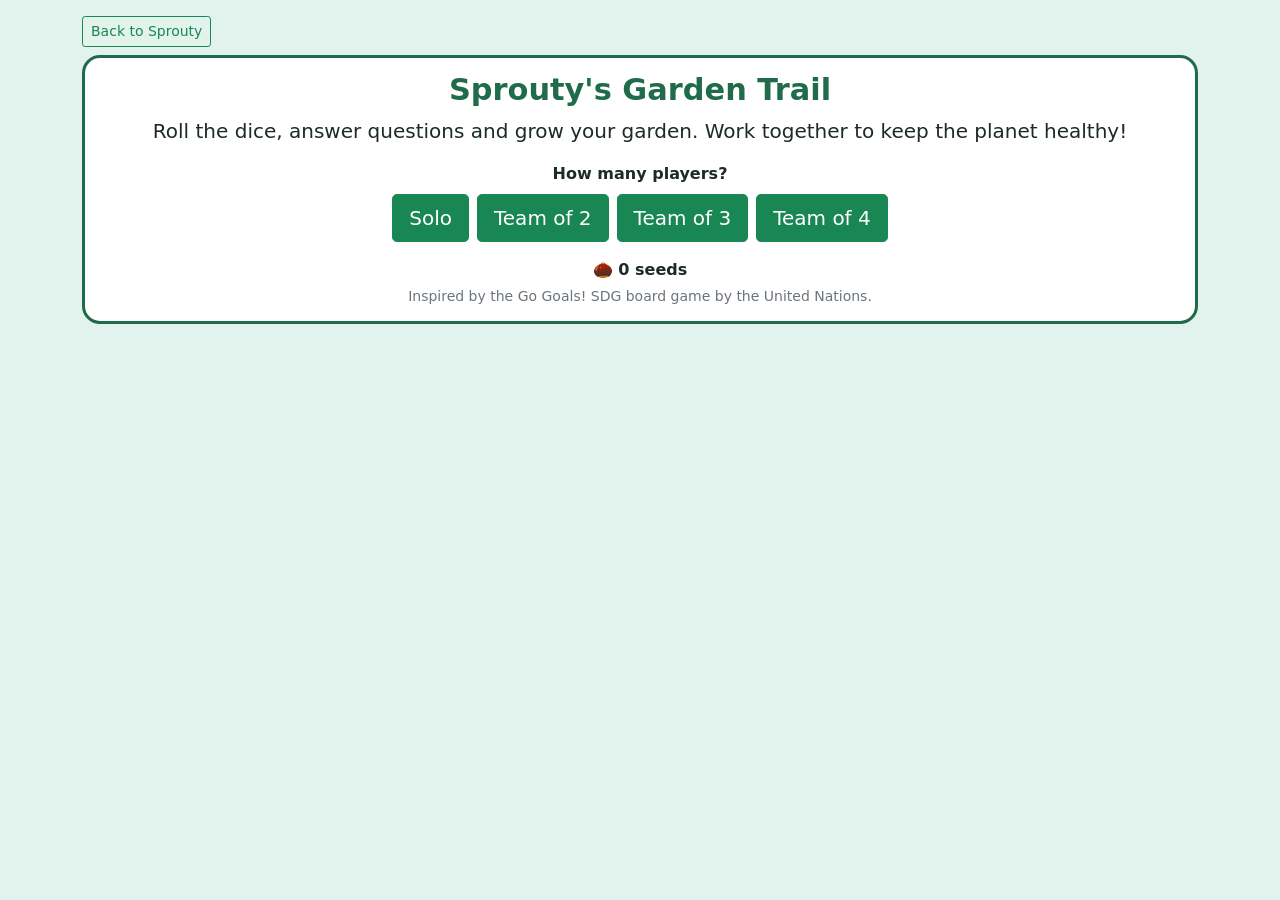
<file: games/garden-trail/index.html>
<!DOCTYPE html>
<html lang="en">
<head>
<meta charset="utf-8">
<meta name="viewport" content="width=device-width, initial-scale=1">
<title>Sprouty's Garden Trail</title>
<link rel="stylesheet" href="../../libs/bootstrap/css/bootstrap.min.css">
<link rel="stylesheet" href="game.css">
</head>
<body>
<main class="container py-3">
  <a href="../../index.html" class="btn btn-sm btn-outline-success mb-2">Back to Sprouty</a>

  <section id="menu" class="panel text-center">
    <h1>Sprouty's Garden Trail</h1>
    <p class="lead">Roll the dice, answer questions and grow your garden. Work together to keep the planet healthy!</p>
    <p class="fw-bold mb-2">How many players?</p>
    <div id="count" class="d-flex gap-2 justify-content-center flex-wrap"></div>
    <p id="stats" class="mt-3 mb-1 fw-bold"></p>
    <p class="small text-muted mb-0">Inspired by the Go Goals! SDG board game by the United Nations.</p>
  </section>

  <section id="game" hidden>
    <button id="toMenu" class="btn btn-sm btn-outline-success mb-2">Back to game menu</button>
    <div id="hud" class="panel mb-2"></div>
    <div id="board" aria-label="Game board"></div>
    <div class="panel mt-2 text-center">
      <p id="msg" class="fw-bold mb-2" aria-live="polite"></p>
      <div id="dice">&#9856;</div>
      <button id="roll" class="btn btn-lg btn-warning fw-bold">Roll two dice</button>
    </div>
  </section>

  <div id="modal" hidden>
    <div id="dlg" role="dialog" aria-modal="true">
      <div id="dlgBody"></div>
      <div id="dlgBtns" class="d-grid gap-2 mt-3"></div>
      <button id="say" class="btn btn-sm btn-outline-secondary mt-2" hidden>Read aloud</button>
    </div>
  </div>
</main>
<script src="../../libs/bootstrap/js/bootstrap.bundle.min.js"></script>
<script src="../../shared/sprouty-core.js"></script>
<script src="game.js"></script>
</body>
</html>
</file>
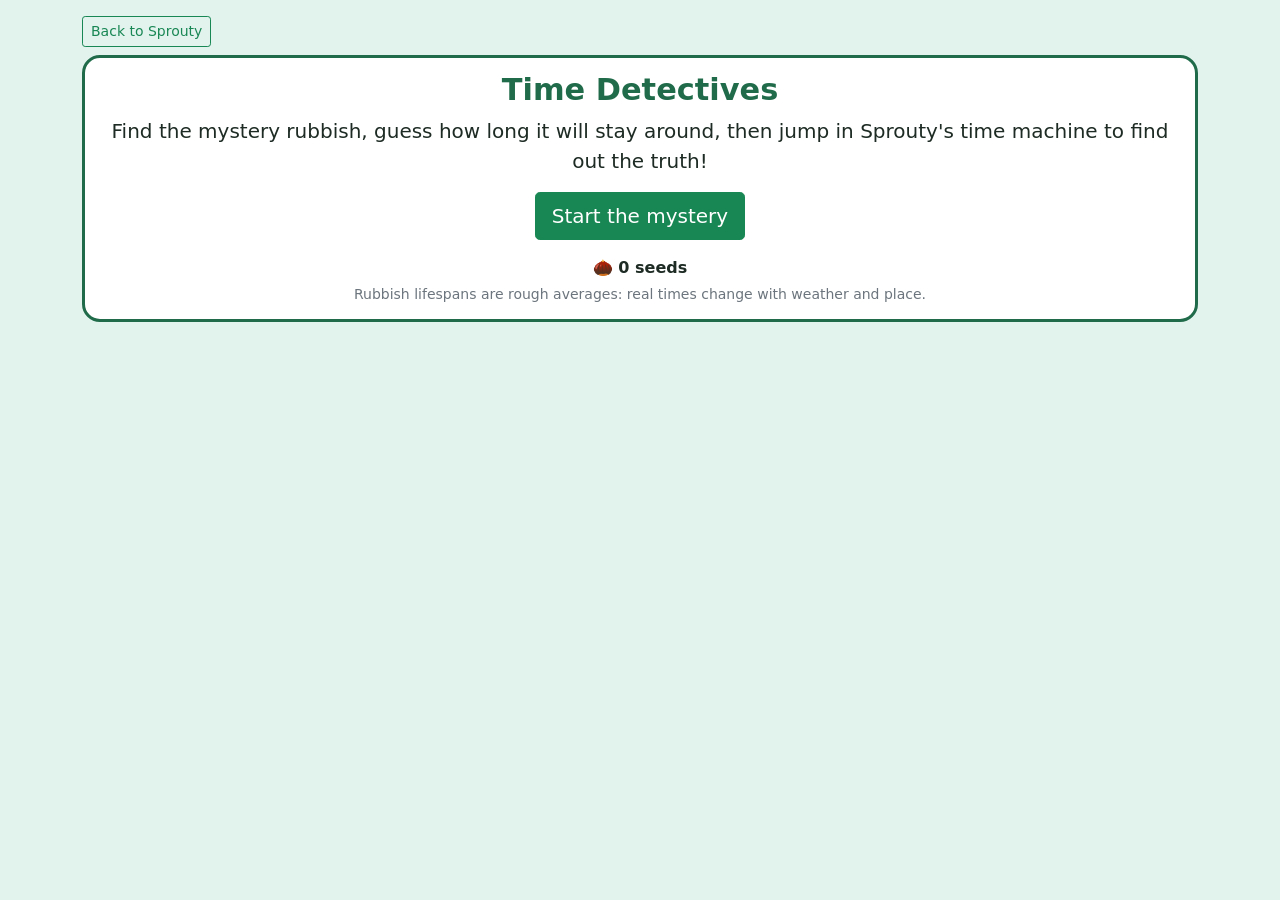
<file: games/time-detectives/index.html>
<!DOCTYPE html>
<html lang="en">
<head>
<meta charset="utf-8">
<meta name="viewport" content="width=device-width, initial-scale=1">
<title>Time Detectives</title>
<link rel="stylesheet" href="../../libs/bootstrap/css/bootstrap.min.css">
<link rel="stylesheet" href="game.css">
</head>
<body>
<main class="container py-3">
  <a href="../../index.html" class="btn btn-sm btn-outline-success mb-2">Back to Sprouty</a>

  <section id="menu" class="panel text-center">
    <h1>Time Detectives</h1>
    <p class="lead">Find the mystery rubbish, guess how long it will stay around, then jump in Sprouty's time machine to find out the truth!</p>
    <button id="start" class="btn btn-lg btn-success">Start the mystery</button>
    <p id="challenge" class="fw-bold text-success mt-3 mb-0"></p>
    <p id="stats" class="mt-2 mb-1 fw-bold"></p>
    <p class="small text-muted mb-0">Rubbish lifespans are rough averages: real times change with weather and place.</p>
  </section>

  <section id="play" hidden>
    <button id="toMenu" class="btn btn-sm btn-outline-success mb-2">Back to game menu</button>
    <div id="hud" class="panel mb-2"></div>
    <div id="scene" aria-label="Scene with mystery items"></div>
  </section>

  <div id="modal" hidden>
    <div id="dlg" role="dialog" aria-modal="true">
      <div id="dlgBody"></div>
      <div id="dlgBtns" class="d-grid gap-2 mt-3"></div>
      <button id="say" class="btn btn-sm btn-outline-secondary mt-2" hidden>Read aloud</button>
    </div>
  </div>
</main>
<script src="../../libs/bootstrap/js/bootstrap.bundle.min.js"></script>
<script src="../../shared/sprouty-core.js"></script>
<script src="game.js"></script>
</body>
</html>
</file>
<file: styles.css>
body {
    color: #24362b;     
    font-family: 'Gill Sans', 'Gill Sans MT', Calibri, 'Trebuchet MS', sans-serif;
}

#navbar{
    background-color: rgb(9, 98, 9) !important;
    position: sticky;
    top: 0;
    z-index: 1030;
    width: 100%;
}
navbar a {
    float: left;
    display: block;
    color: #f2f2f2;
    text-align: center;
    padding: 14px 16px;
    text-decoration: none;
}
.navbar-dark .navbar-nav .nav-link {
    color: rgba(255, 255, 255, 0.85);
}
  .navbar-dark .navbar-nav .nav-link:hover,
  .navbar-dark .navbar-nav .nav-link.active {
    color: #fff;
}

header{
    height: 640px;
}
#hero{
    background-image: linear-gradient(rgba(0, 0, 0, 0.5), rgba(0, 0, 0, 0.5)), url("images/hero.svg");
    object-position: center;
    background-position: center;
    background-repeat: no-repeat;
    background-size: cover;
    position: relative;
    color: white;
}

#btn1{
    background-color: rgb(13, 102, 13);
    color: white;
}

footer{
    background-color: rgb(9, 98, 9) !important;
}

#slog{
    color: rgb(185, 206, 189);
}

#copy{
    color: rgb(185, 206, 189);
}

#learn{
    background-color: rgb(185, 206, 189);
}

.card{
    background-color: rgb(206, 214, 202);
    color: rgb(10, 52, 10);
    max-width: 20rem;
    margin-inline: auto;
  
}

.card-btn{
    background-color: rgb(10, 52, 10);
    outline-color: rgb(7, 31, 7);
    color: rgb(185, 206, 189);
}

#practices{
    background-color: rgb(221, 233, 223);
}

.flashcard {
    width: 300px;
    height: 200px;
    perspective: 1000px;
    margin: 50px auto;
}
 
.flashcard > div {
    position: absolute;
    width: 100%;
    height: 100%;
    backface-visibility: hidden;
    transition: transform 0.6s;
    display: flex;
    justify-content: center;
    align-items: center;
    border: 1px solid #ccc;
    border-radius: 5px;
}
 
.front {
    background-color: #f0f0f0;
}
 
.back {
    background-color: #e0e0e0;
    transform: rotateY(180deg);
}
 
.flashcard:hover .front {
    transform: rotateY(180deg);
}
 
.flashcard:hover .back {
    transform: rotateY(0deg);
}

@media (max-width: 600px) {
    .flashcard {
        width: 200px;
        height: 150px;
    }
}

.cards-holderr{
    background-color: white !important;
}

#business{
    background-color: rgb(185, 206, 189);
}

#awareness{
    background-color: rgb(221, 233, 223);
}

#games{
    background-color: rgb(185, 206, 189);
}

.card-img-top {
    height: 200px;
    object-fit: cover;
}
</file>
<file: games/garden-trail/game.css>
:root{--leaf:#1f6b4a;--soil:#6b4630;--sun:#ffc83d;--water:#2b8fd1;--mint:#e2f3ee;--ink:#1d2b24}
body{background:var(--mint);color:var(--ink);font-family:"Trebuchet MS","Segoe UI",system-ui,sans-serif;min-height:100vh}
main{max-width:640px}
h1{font-size:1.9rem;color:var(--leaf);font-weight:800}
.panel{background:#fff;border:3px solid var(--leaf);border-radius:18px;padding:14px}
#hud{display:flex;flex-direction:column;gap:8px}
#hearts{font-size:1.5rem;letter-spacing:2px}
.pl{display:flex;align-items:center;gap:8px;padding:4px 8px;border-radius:12px;border:2px solid transparent}
.pl.on{border-color:var(--sun);background:#fff7dc}
.pl .plant{font-size:1.8rem}
#board{display:grid;grid-template-columns:repeat(6,1fr);gap:6px}
.cell{aspect-ratio:1;border-radius:14px;background:#fff;border:3px solid #b9d9cc;display:flex;flex-direction:column;align-items:center;justify-content:center;font-size:1.3rem;line-height:1;position:relative}
.cell.start,.cell.finish{background:var(--sun);border-color:#d99d00}
.cell.sun,.cell.bin,.cell.animal{background:#dff3d2;border-color:#7cc15a}
.cell.flood,.cell.litter{background:#ffe3dc;border-color:#e58a73}
.cell small{font-size:.6rem;color:#557}
.tokens{font-size:.8rem;min-height:.9rem;display:flex;flex-wrap:wrap;justify-content:center}
#dice{font-size:4rem;line-height:1;color:var(--soil)}
#roll{min-height:56px}
#modal{position:fixed;inset:0;background:rgba(20,50,38,.6);display:flex;align-items:center;justify-content:center;padding:14px;z-index:1050}
#modal[hidden]{display:none}
#dlg{background:#fff;border-radius:20px;padding:20px;width:100%;max-width:420px;max-height:92vh;overflow:auto;text-align:center;border:4px solid var(--leaf)}
#dlg h2{font-size:1.3rem}
.big{font-size:3rem;line-height:1}
.fact{min-height:1.5rem;font-weight:700;color:var(--leaf)}
.opt{font-weight:700;white-space:normal}
.opt.right{background:#198754;color:#fff;border-color:#198754}
.opt.wrong{background:#c0392b;color:#fff;border-color:#c0392b;text-decoration:line-through}
button:focus-visible,a:focus-visible{outline:4px solid var(--water);outline-offset:2px}
@media (prefers-reduced-motion:no-preference){.cell.here{animation:hop .25s}@keyframes hop{50%{transform:translateY(-6px)}}}
@media (prefers-reduced-motion:no-preference){.fact{animation:pop .35s}@keyframes pop{0%{transform:scale(.8);opacity:0}100%{transform:scale(1);opacity:1}}}
#dice{display:flex;justify-content:center;align-items:center;gap:12px;min-height:4.5rem}
.die{font-size:2rem;line-height:1;min-width:96px;font-weight:700}
.die small{font-size:1rem}
</file>
<file: games/time-detectives/game.css>
:root{--leaf:#1f6b4a;--soil:#6b4630;--sun:#ffc83d;--water:#2b8fd1;--mint:#e2f3ee;--ink:#1d2b24}
body{background:var(--mint);color:var(--ink);font-family:"Trebuchet MS","Segoe UI",system-ui,sans-serif;min-height:100vh}
main{max-width:640px}
h1{font-size:1.9rem;color:var(--leaf);font-weight:800}
.panel{background:#fff;border:3px solid var(--leaf);border-radius:18px;padding:14px}
#hud{display:flex;justify-content:space-between;align-items:center;gap:8px;font-weight:700}
#scene{display:grid;grid-template-columns:repeat(2,1fr);gap:10px;padding:14px;border:3px solid var(--leaf);border-radius:18px;min-height:300px}
.item{border:3px dashed var(--soil);border-radius:16px;background:rgba(255,255,255,.7);font-size:3.2rem;min-height:110px;display:flex;flex-direction:column;align-items:center;justify-content:center;gap:2px;line-height:1}
.item:nth-child(5){grid-column:1/-1}
.item small{font-size:.8rem;font-weight:700;color:var(--leaf)}
.item:disabled{opacity:.55;border-style:solid;border-color:var(--leaf)}
.item:not(:disabled):hover{background:#fff}
#modal{position:fixed;inset:0;background:rgba(20,50,38,.6);display:flex;align-items:center;justify-content:center;padding:14px;z-index:1050}
#modal[hidden]{display:none}
#dlg{background:#fff;border-radius:20px;padding:20px;width:100%;max-width:420px;max-height:92vh;overflow:auto;text-align:center;border:4px solid var(--leaf)}
#dlg h2{font-size:1.3rem}
.big{font-size:3.4rem;line-height:1}
.fact{min-height:1.5rem;font-weight:700;color:var(--leaf)}
.opt{font-weight:700;white-space:normal}
.opt.right{background:#198754;color:#fff;border-color:#198754}
.opt.wrong{background:#c0392b;color:#fff;border-color:#c0392b;text-decoration:line-through}
#tmEm{min-height:4rem;transition:opacity .4s}
#tmTick{color:var(--water);font-size:1.1rem}
button:focus-visible,a:focus-visible,input:focus-visible{outline:4px solid var(--water);outline-offset:2px}
@media (prefers-reduced-motion:no-preference){.fact{animation:pop .35s}@keyframes pop{0%{transform:scale(.8);opacity:0}100%{transform:scale(1);opacity:1}}}
</file>
